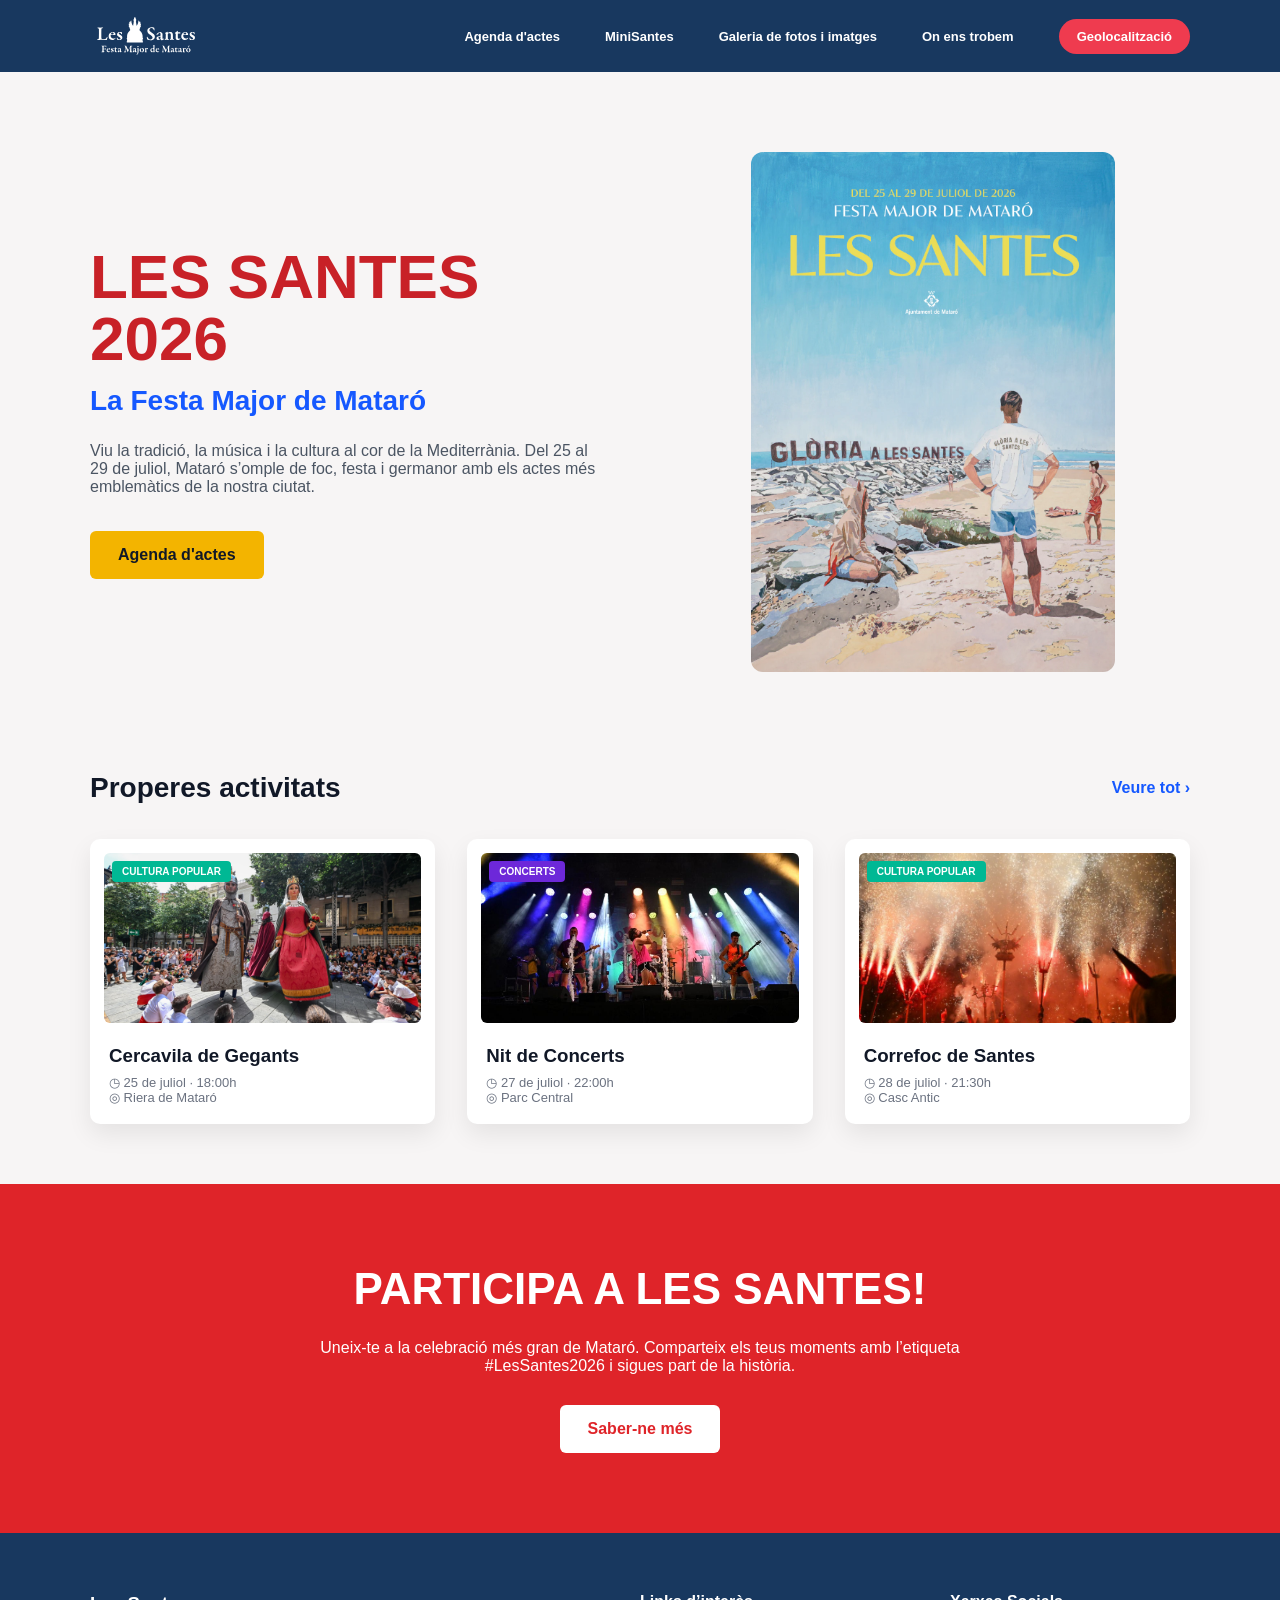
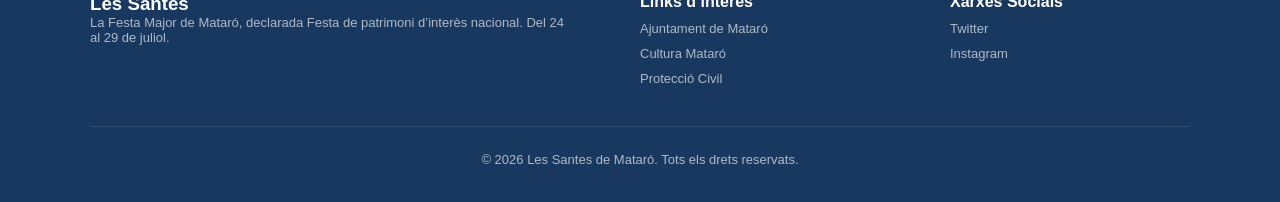
<file: index.html>
<!DOCTYPE html>
<html lang="ca">
<head>
<meta charset="UTF-8">
<meta name="viewport" content="width=device-width, initial-scale=1.0">
<title>Les Santes 2026</title>

<link rel="icon" type="image/jpg" href="img/buscador.jpg">

<link rel="stylesheet" href="css/style.css">
</head>
<body>

<header>
<nav class="navbar">

<a href="index.html" class="logo">
  <img src="img/logo.svg" alt="Logo Les Santes">
</a>

<button class="menu-btn" id="menuBtn">☰</button>

<ul class="menu" id="menu">
<li><a href="agenda.html">Agenda d'actes</a></li>
<li><a href="minisantes.html">MiniSantes</a></li>
<li><a href="galeria.html">Galeria de fotos i imatges</a></li>
<li><a href="on-ens-trobem.html">On ens trobem</a></li>
<li><a href="geolocalitzacio.html">Geolocalització</a></li>
</ul>

</nav>
</header>

<main>

<section class="hero">

<div class="hero-text">

<h1>LES SANTES<br>2026</h1>

<h2>La Festa Major de Mataró</h2>

<p>
Viu la tradició, la música i la cultura al cor de la Mediterrània.
Del 25 al 29 de juliol, Mataró s’omple de foc, festa i germanor
amb els actes més emblemàtics de la nostra ciutat.
</p>

<div class="botons">
<a href="agenda.html" class="btn btn-groc">Agenda d'actes</a>
</div>

</div>

<div class="hero-img">
  <img src="img/cartell.jpg" alt="Cartell Les Santes">
</div>

</section>

<section class="activitats">

<div class="titol-section">
<h2>Properes activitats</h2>
<a href="agenda.html">Veure tot ›</a>
</div>

<div class="cards">

<article class="card">
<img src="img/gegants.jpeg" alt="Gegants">
<span class="categoria verd">Cultura popular</span>

<div class="card-info">
<h3>Cercavila de Gegants</h3>
<p>◷ 25 de juliol · 18:00h</p>
<p>◎ Riera de Mataró</p>
</div>
</article>

<article class="card">
<img src="img/concerts.jpeg" alt="Concerts">
<span class="categoria lila">Concerts</span>

<div class="card-info">
<h3>Nit de Concerts</h3>
<p>◷ 27 de juliol · 22:00h</p>
<p>◎ Parc Central</p>
</div>
</article>

<article class="card">
<img src="img/correfoc.jpeg" alt="Correfoc">
<span class="categoria verd">Cultura popular</span>

<div class="card-info">
<h3>Correfoc de Santes</h3>
<p>◷ 28 de juliol · 21:30h</p>
<p>◎ Casc Antic</p>
</div>
</article>

</div>

</section>

<section class="participa">

<h2>PARTICIPA A LES SANTES!</h2>

<p>
Uneix-te a la celebració més gran de Mataró.
Comparteix els teus moments amb l’etiqueta
#LesSantes2026 i sigues part de la història.
</p>

<a href="agenda.html" class="btn btn-blanc">Saber-ne més</a>

</section>

</main>

<footer>

<div class="footer-contingut">

<div>
<h3>Les Santes</h3>
<p>
La Festa Major de Mataró, declarada Festa de patrimoni
d’interès nacional. Del 24 al 29 de juliol.
</p>
</div>

<div>
<h4>Links d’interès</h4>
<a href="#">Ajuntament de Mataró</a>
<a href="#">Cultura Mataró</a>
<a href="#">Protecció Civil</a>
</div>

<div>
<h4>Xarxes Socials</h4>
<a href="#">Twitter</a>
<a href="#">Instagram</a>
</div>

</div>

<p class="copyright">
© 2026 Les Santes de Mataró. Tots els drets reservats.
</p>

</footer>

<script src="js/script.js"></script>

</body>
</html>
</file>
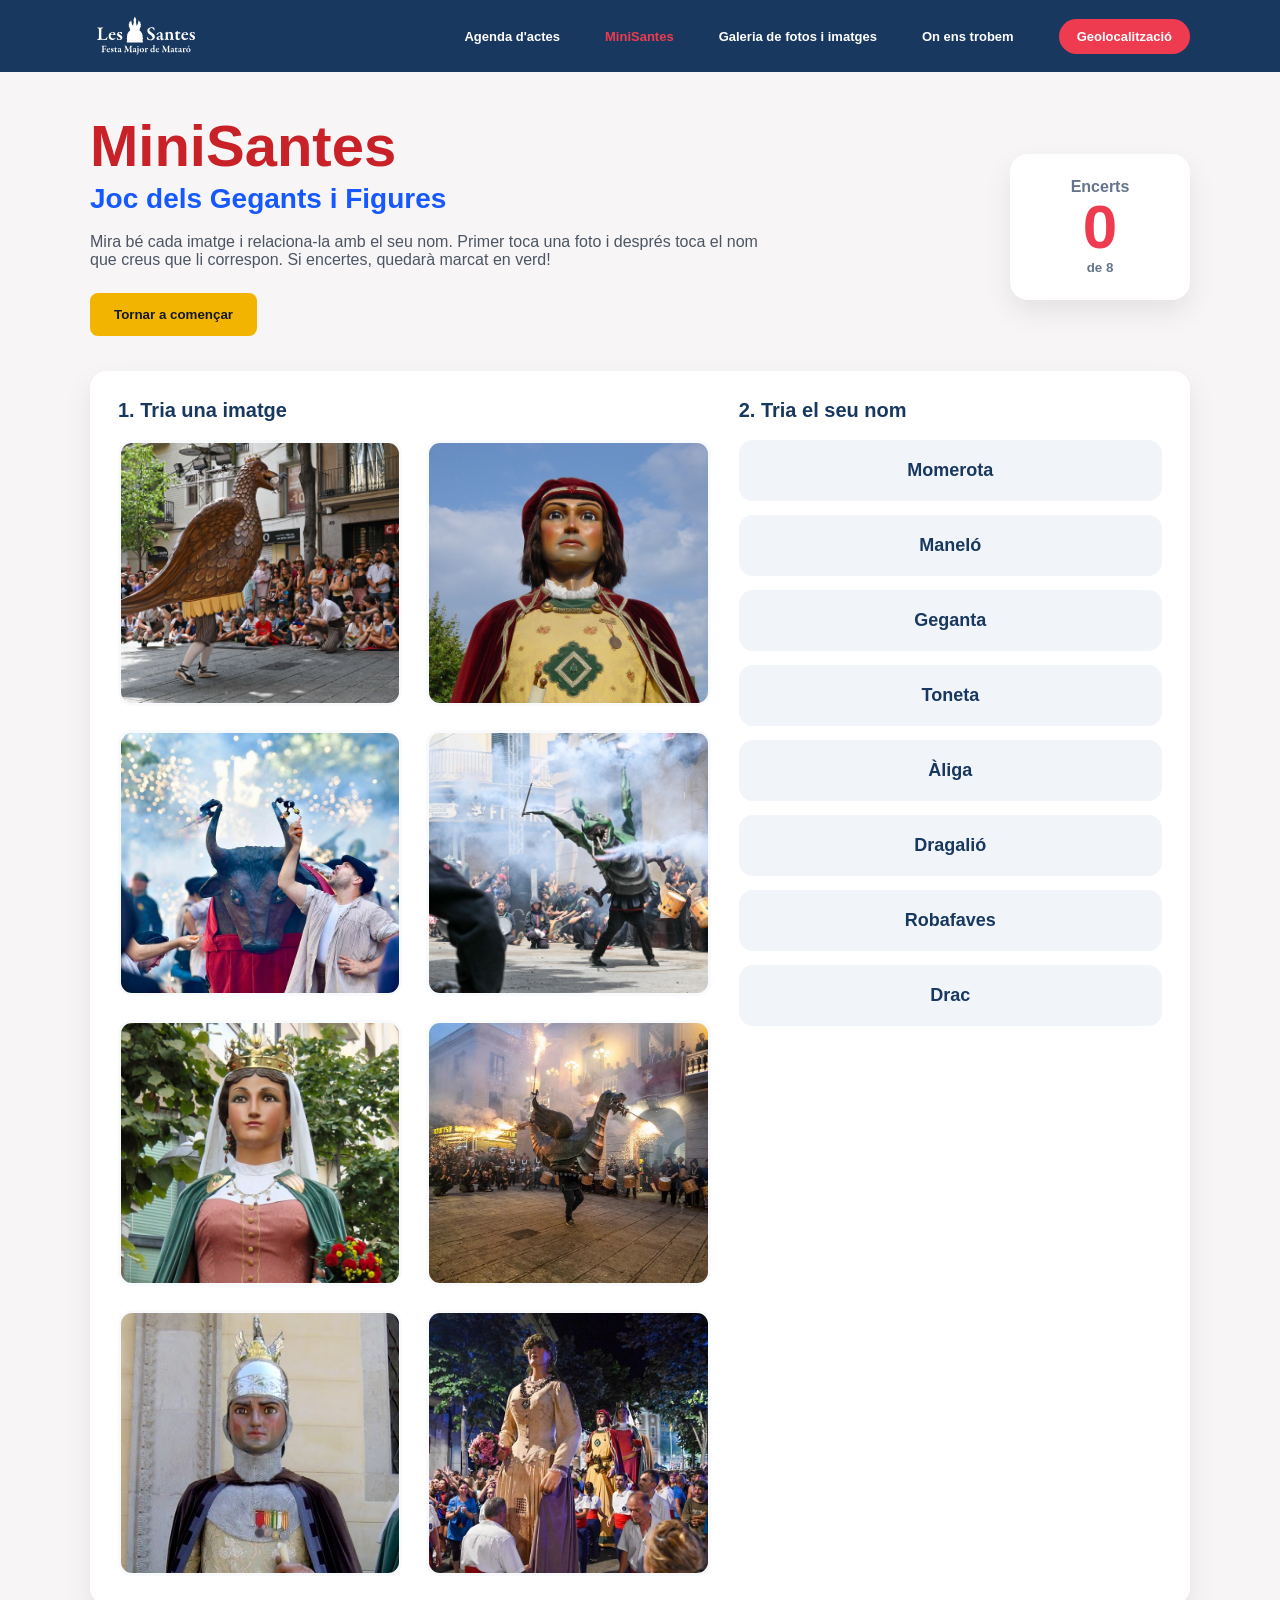
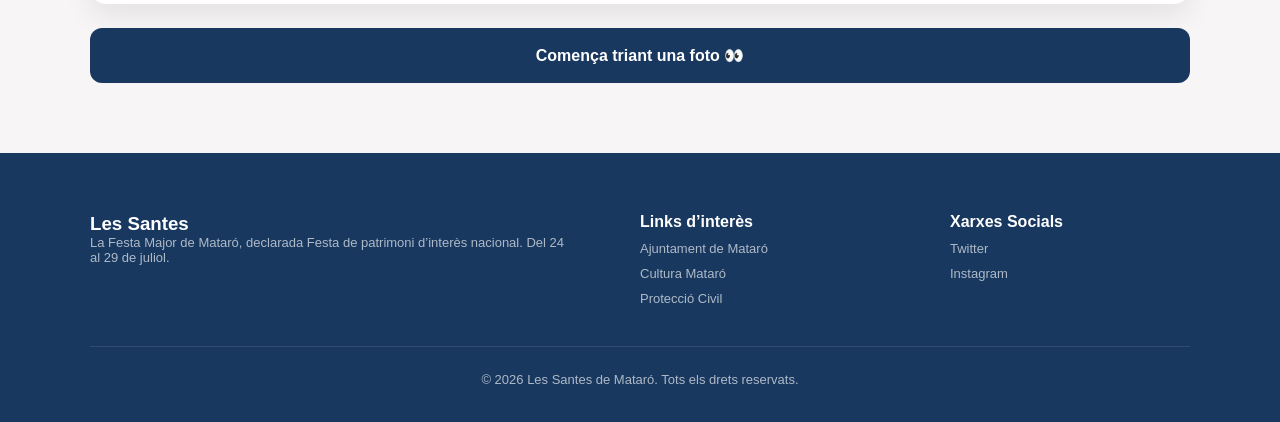
<file: minisantes.html>
<!DOCTYPE html>
<html lang="ca">
<head>
  <meta charset="UTF-8">
  <meta name="viewport" content="width=device-width, initial-scale=1.0">
  <title>MiniSantes | Joc dels Gegants</title>

  <link rel="icon" type="image/jpg" href="img/buscador.jpg">
  <link rel="stylesheet" href="css/style.css">
  <link rel="stylesheet" href="css/minisantes.css">
</head>
<body>

<header>
  <nav class="navbar">
    <a href="index.html" class="logo">
      <img src="img/logo.svg" alt="Logo Les Santes">
    </a>

    <button class="menu-btn" id="menuBtn">☰</button>

    <ul class="menu" id="menu">
      <li><a href="agenda.html">Agenda d'actes</a></li>
      <li><a href="minisantes.html" class="actiu">MiniSantes</a></li>
      <li><a href="galeria.html">Galeria de fotos i imatges</a></li>
      <li><a href="on-ens-trobem.html">On ens trobem</a></li>
      <li><a href="geolocalitzacio.html">Geolocalització</a></li>
    </ul>
  </nav>
</header>

<main class="minisantes-page">

  <section class="mini-hero">
    <div>
      <h1>MiniSantes</h1>
      <h2>Joc dels Gegants i Figures</h2>
      <p>
        Mira bé cada imatge i relaciona-la amb el seu nom. Primer toca una foto
        i després toca el nom que creus que li correspon. Si encertes, quedarà marcat en verd!
      </p>
      <button id="reiniciarJoc" class="btn-joc">Tornar a començar</button>
    </div>

    <div class="marcador">
      <span>Encerts</span>
      <strong id="encerts">0</strong>
      <small>de 8</small>
    </div>
  </section>

  <section class="joc-box">

    <div class="columna">
      <h3>1. Tria una imatge</h3>
      <div class="imatges-grid" id="imatgesGrid"></div>
    </div>

    <div class="columna">
      <h3>2. Tria el seu nom</h3>
      <div class="noms-grid" id="nomsGrid"></div>
    </div>

  </section>

  <section class="missatge" id="missatgeJoc">
    <p>Comença triant una foto 👀</p>
  </section>

</main>

<footer>
  <div class="footer-contingut">
    <div>
      <h3>Les Santes</h3>
      <p>
        La Festa Major de Mataró, declarada Festa de patrimoni d’interès nacional.
        Del 24 al 29 de juliol.
      </p>
    </div>

    <div>
      <h4>Links d’interès</h4>
      <a href="#">Ajuntament de Mataró</a>
      <a href="#">Cultura Mataró</a>
      <a href="#">Protecció Civil</a>
    </div>

    <div>
      <h4>Xarxes Socials</h4>
      <a href="#">Twitter</a>
      <a href="#">Instagram</a>
    </div>
  </div>

  <p class="copyright">© 2026 Les Santes de Mataró. Tots els drets reservats.</p>
</footer>

<script src="js/script.js"></script>
<script src="js/minisantes.js"></script>
</body>
</html>
</file>
<file: css/style.css>
* {
  margin: 0;
  padding: 0;
  box-sizing: border-box;
}

body {
  font-family: Arial, sans-serif;
  background-color: #f7f5f5;
  color: #111827;
}

a {
  text-decoration: none;
  color: inherit;
}

header {
  background-color: #18385f;
}

.navbar {
  max-width: 1100px;
  margin: auto;
  height: 72px;
  display: flex;
  justify-content: space-between;
  align-items: center;
}

.logo {
  display: flex;
  align-items: center;
}

.logo img {
  height: 42px;
  width: auto;
  display: block;
}

.menu {
  list-style: none;
  display: flex;
  gap: 45px;
}

.menu a {
  color: white;
  font-size: 13px;
  font-weight: bold;
}

.menu a:hover {
  color: #f3b400;
}

.menu-btn {
  display: none;
}

.hero {
  max-width: 1100px;
  margin: auto;
  padding: 80px 0 100px;
  display: grid;
  grid-template-columns: 1fr 1fr;
  gap: 70px;
  align-items: center;
}

.hero h1 {
  color: #c82127;
  font-size: 62px;
  line-height: 1;
}

.hero h2 {
  color: #1558ff;
  font-size: 28px;
  margin: 15px 0 25px;
}

.hero p {
  color: #4b5563;
  margin-bottom: 35px;
}

.botons {
  display: flex;
  gap: 15px;
}

.btn {
  padding: 15px 28px;
  border-radius: 6px;
  font-weight: bold;
  display: inline-block;
}

.btn-fosc {
  background-color: #1f2f45;
  color: white;
}

.btn-groc {
  background-color: #f3b400;
  color: #111827;
}

.btn-blanc {
  background-color: white;
  color: #df2429;
}

.hero-img {
  display: flex;
  justify-content: center;
}

.hero-img img {
  width: auto;
  height: 520px;
  object-fit: contain;
  border-radius: 12px;
}

.activitats {
  max-width: 1100px;
  margin: auto;
  padding-bottom: 60px;
}

.titol-section {
  display: flex;
  justify-content: space-between;
  align-items: center;
  margin-bottom: 35px;
}

.titol-section h2 {
  font-size: 28px;
}

.titol-section a {
  color: #1558ff;
  font-weight: bold;
}

.cards {
  display: grid;
  grid-template-columns: repeat(3, 1fr);
  gap: 32px;
}

.card {
  background-color: white;
  border-radius: 10px;
  padding: 14px;
  position: relative;
  box-shadow: 0 10px 24px rgba(0,0,0,0.08);
}

.card img {
  width: 100%;
  height: 170px;
  object-fit: cover;
  border-radius: 6px;
}

.categoria {
  position: absolute;
  top: 22px;
  left: 22px;
  color: white;
  padding: 5px 10px;
  border-radius: 4px;
  font-size: 10px;
  font-weight: bold;
  text-transform: uppercase;
}

.verd {
  background-color: #00b894;
}

.lila {
  background-color: #6d28d9;
}

.card-info {
  padding: 18px 5px 5px;
}

.card-info h3 {
  margin-bottom: 8px;
}

.card-info p {
  color: #6b7280;
  font-size: 13px;
}

.participa {
  background-color: #df2429;
  color: white;
  text-align: center;
  padding: 80px 20px;
}

.participa h2 {
  font-size: 44px;
  margin-bottom: 25px;
}

.participa p {
  max-width: 650px;
  margin: 0 auto 30px;
}

footer {
  background-color: #18385f;
  color: white;
  padding: 60px 0 35px;
}

.footer-contingut {
  max-width: 1100px;
  margin: auto;
  display: grid;
  grid-template-columns: 2fr 1fr 1fr;
  gap: 70px;
}

footer p,
footer a {
  color: rgba(255,255,255,0.65);
  font-size: 13px;
}

footer a {
  display: block;
  margin-top: 10px;
}

.copyright {
  max-width: 1100px;
  margin: 40px auto 0;
  padding-top: 25px;
  border-top: 1px solid rgba(255,255,255,0.1);
  text-align: center;
}

/* Responsive */
@media (max-width: 768px) {
  .navbar {
    padding: 0 20px;
  }

  .menu-btn {
    display: block;
    background: none;
    border: none;
    color: white;
    font-size: 28px;
  }

  .menu {
    display: none;
    position: absolute;
    top: 72px;
    left: 0;
    width: 100%;
    background-color: #142d4d;
    flex-direction: column;
    padding: 20px;
  }

  .menu.actiu {
    display: flex;
  }

  .hero {
    grid-template-columns: 1fr;
    padding: 50px 20px;
  }

  .cards {
    grid-template-columns: 1fr;
  }

  .activitats {
    padding: 40px 20px;
  }

  .footer-contingut {
    grid-template-columns: 1fr;
    padding: 0 20px;
  }
}

.menu li:last-child a {
  background: #ef3b4f;
  color: white !important;
  padding: 10px 18px;
  border-radius: 999px;
  font-weight: 800;
  transition: 0.2s;
}

.menu li:last-child a:hover {
  background: #d92f42;
  transform: translateY(-1px);
}
</file>
<file: css/minisantes.css>
.minisantes-page {
  max-width: 1100px;
  margin: auto;
  padding: 45px 0 70px;
}

.mini-hero {
  display: grid;
  grid-template-columns: 1fr 180px;
  gap: 35px;
  align-items: center;
  margin-bottom: 35px;
}

.mini-hero h1 {
  color: #c82127;
  font-size: 58px;
  line-height: 1;
  margin-bottom: 8px;
}

.mini-hero h2 {
  color: #1558ff;
  font-size: 28px;
  margin-bottom: 18px;
}

.mini-hero p {
  max-width: 690px;
  color: #4b5563;
  font-size: 16px;
  margin-bottom: 24px;
}

.btn-joc {
  border: none;
  background: #f3b400;
  color: #111827;
  padding: 14px 24px;
  border-radius: 8px;
  font-weight: 800;
  cursor: pointer;
}

.marcador {
  background: white;
  border-radius: 18px;
  padding: 24px;
  text-align: center;
  box-shadow: 0 12px 28px rgba(0,0,0,0.08);
}

.marcador span {
  display: block;
  color: #64748b;
  font-weight: 700;
}

.marcador strong {
  display: block;
  color: #ef3b4f;
  font-size: 62px;
  line-height: 1;
}

.marcador small {
  color: #64748b;
  font-weight: 700;
}

.joc-box {
  display: grid;
  grid-template-columns: 1.4fr 1fr;
  gap: 28px;
  background: white;
  border-radius: 16px;
  padding: 28px;
  box-shadow: 0 12px 28px rgba(0,0,0,0.08);
}

.columna h3 {
  color: #18385f;
  font-size: 20px;
  margin-bottom: 18px;
}

.imatges-grid {
  display: grid;
  grid-template-columns: repeat(2, 1fr);
  gap: 24px;
}

.nom-card,
.gegant-card {
  border: 3px solid transparent;
  border-radius: 14px;
  cursor: pointer;
  transition: transform 0.2s ease, border-color 0.2s ease, background 0.2s ease;
}

.gegant-card {
  background: #f8fafc;
  overflow: hidden;
}

.gegant-card:hover,
.nom-card:hover {
  transform: translateY(-4px);
}

.gegant-card img {
  width: 100%;
  height: 260px;
  object-fit: cover;
  object-position: center top;
  display: block;
}

.gegant-card.seleccionat {
  border-color: #f3b400;
}

.gegant-card.correcte {
  border-color: #10b981;
  opacity: 0.75;
  pointer-events: none;
}

.gegant-card.error {
  border-color: #ef3b4f;
  animation: tremolar 0.25s;
}

.noms-grid {
  display: grid;
  gap: 14px;
}

.nom-card {
  background: #f1f5f9;
  color: #18385f;
  padding: 17px 18px;
  font-size: 18px;
  font-weight: 800;
  text-align: center;
}

.nom-card.seleccionat {
  border-color: #f3b400;
  background: #fff7d6;
}

.nom-card.correcte {
  background: #dcfce7;
  border-color: #10b981;
  color: #166534;
  pointer-events: none;
}

.nom-card.error {
  border-color: #ef3b4f;
  animation: tremolar 0.25s;
}

.missatge {
  margin-top: 24px;
  background: #18385f;
  color: white;
  padding: 18px 24px;
  border-radius: 12px;
  text-align: center;
  font-weight: 800;
}

.missatge.correcte {
  background: #10b981;
}

.missatge.error {
  background: #ef3b4f;
}

@keyframes tremolar {
  0% { transform: translateX(0); }
  25% { transform: translateX(-6px); }
  50% { transform: translateX(6px); }
  75% { transform: translateX(-6px); }
  100% { transform: translateX(0); }
}

.menu .actiu {
  color: #ef3b4f;
}

@media (max-width: 900px) {
  .minisantes-page {
    padding: 35px 20px 60px;
  }

  .mini-hero,
  .joc-box {
    grid-template-columns: 1fr;
  }

  .imatges-grid {
    grid-template-columns: 1fr;
  }
}
</file>
